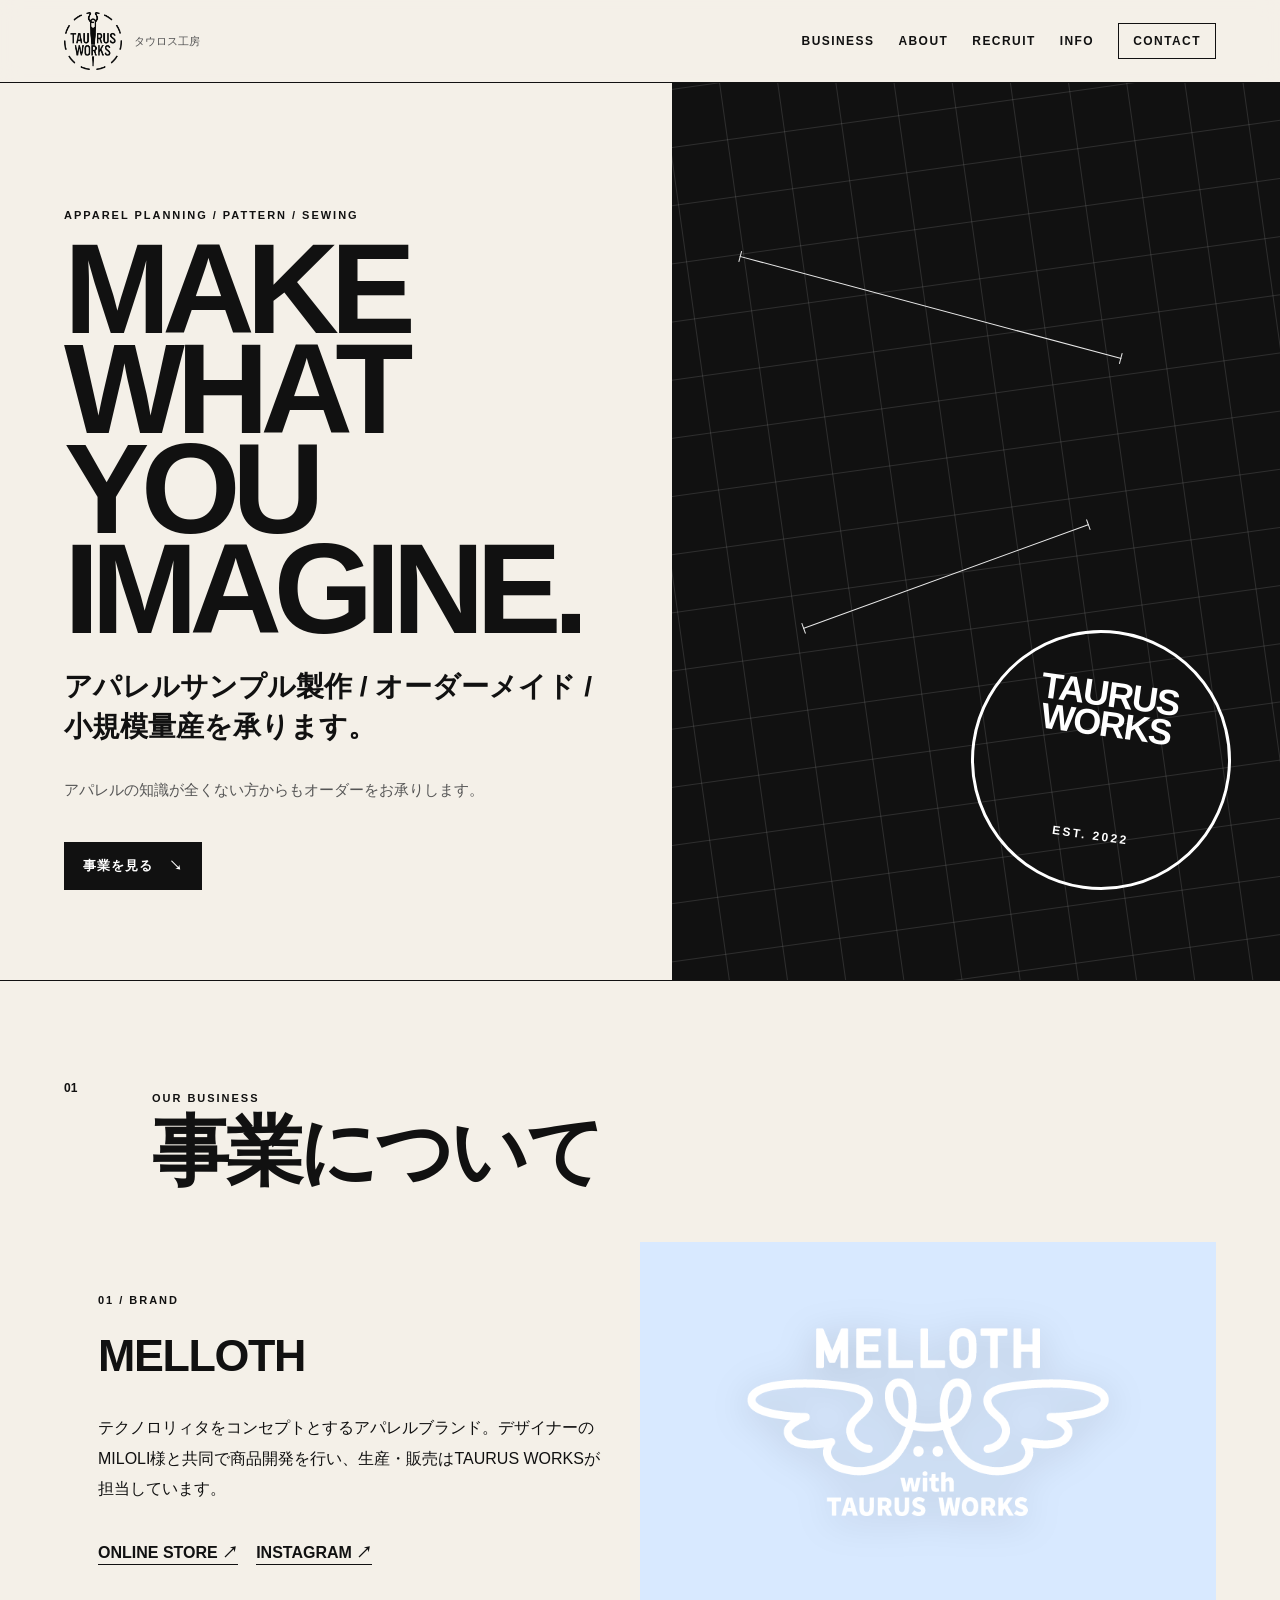
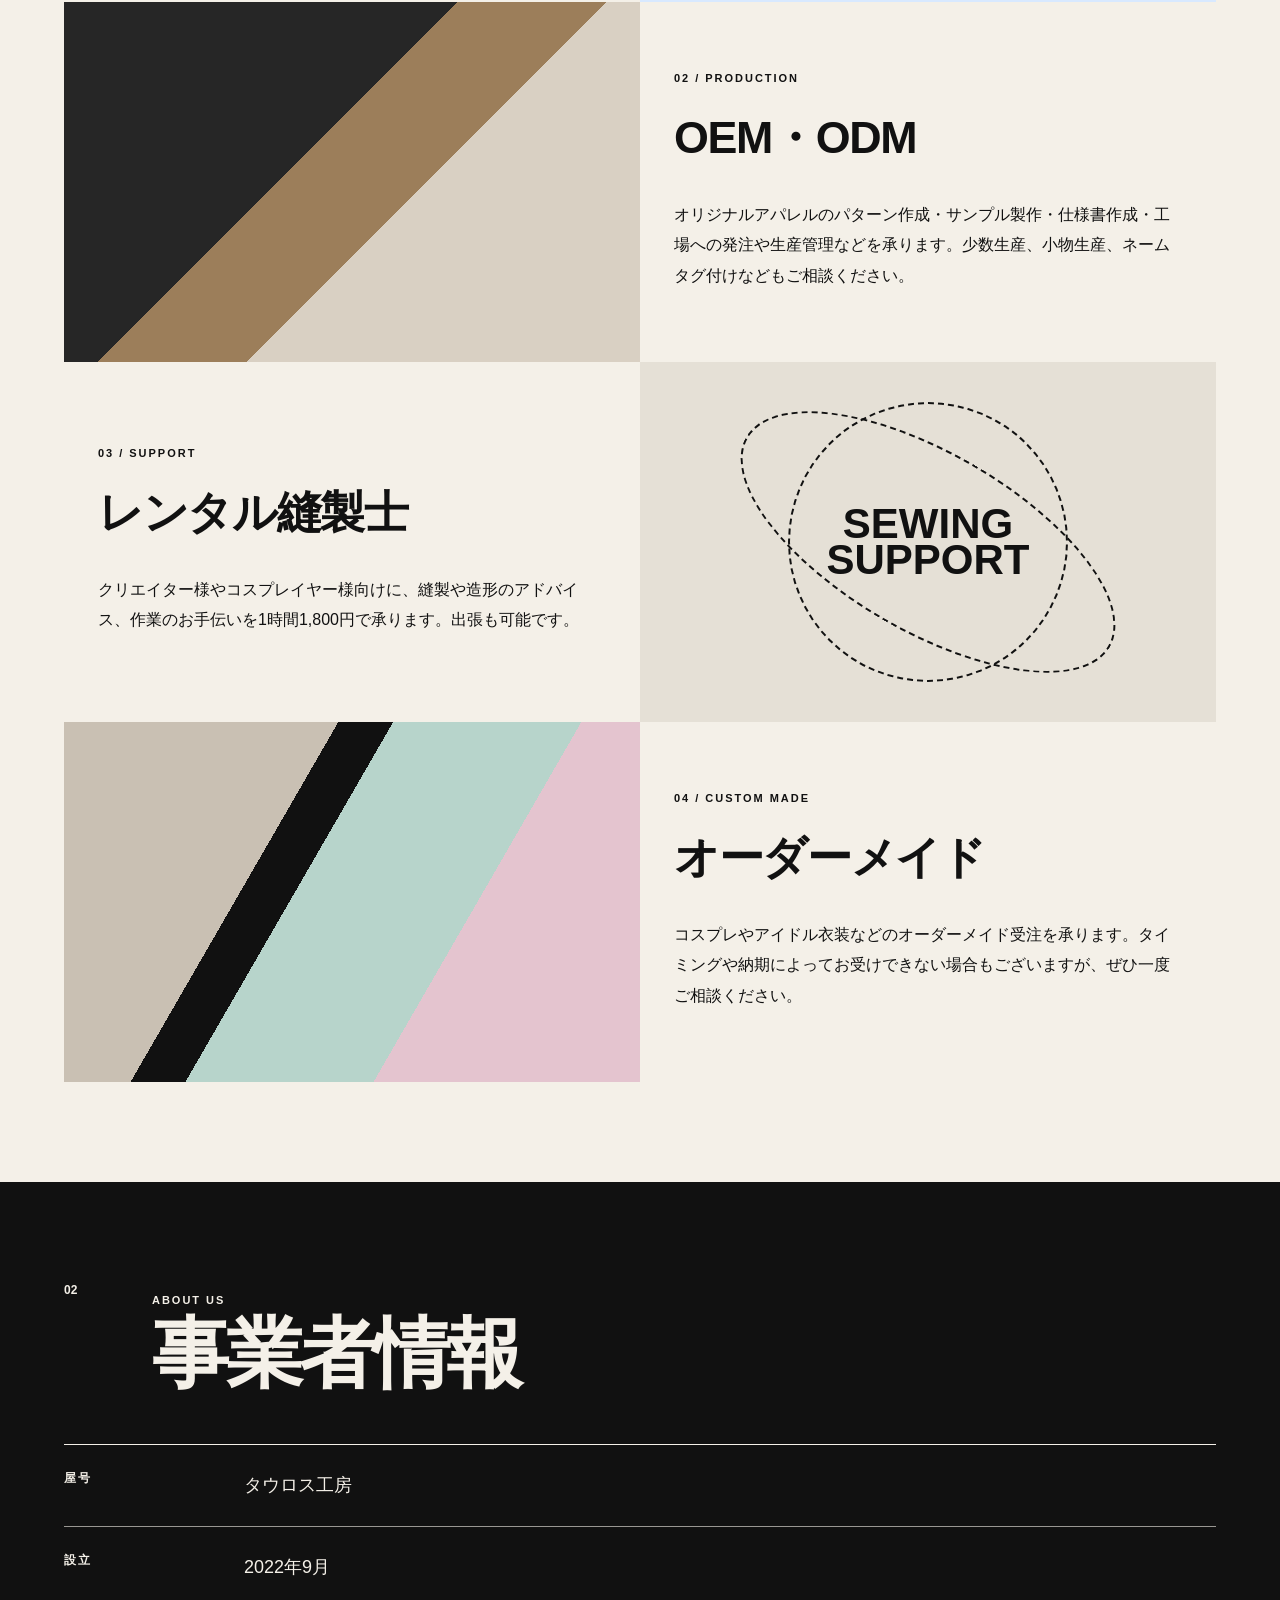
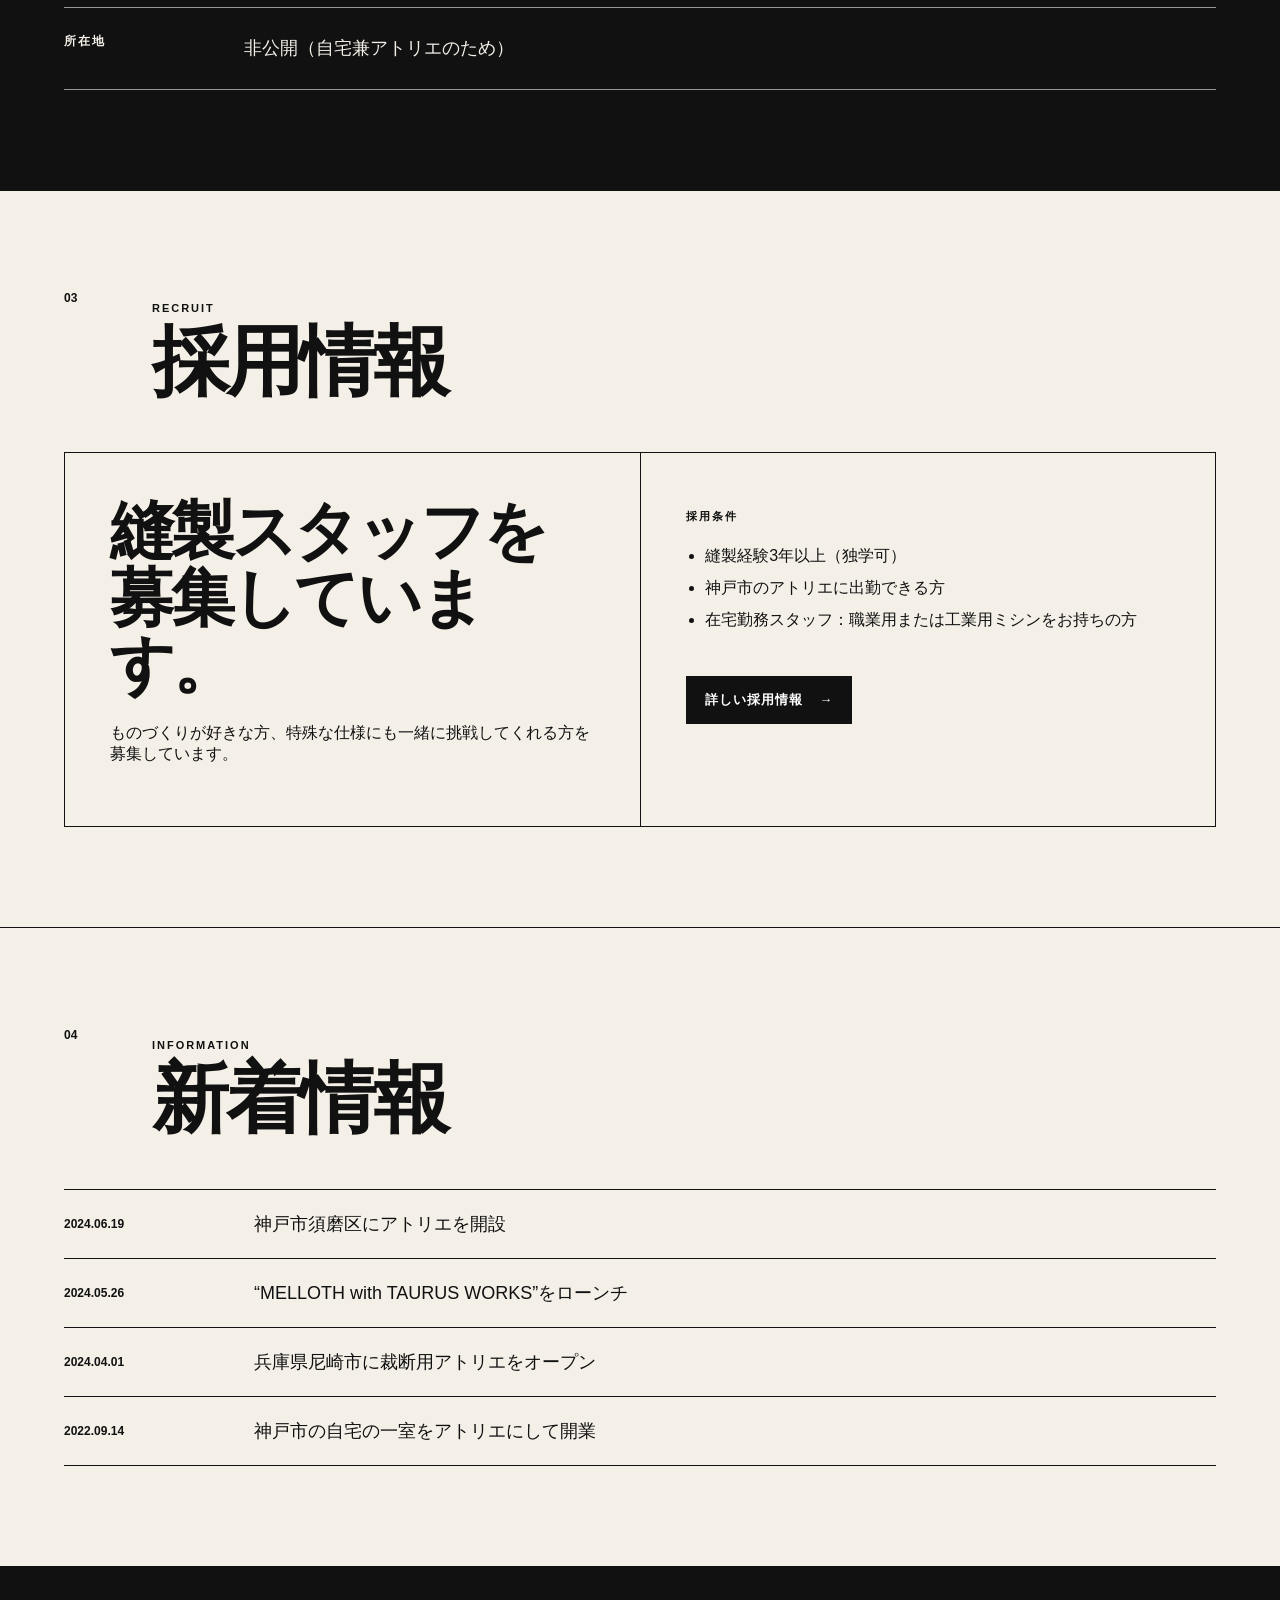
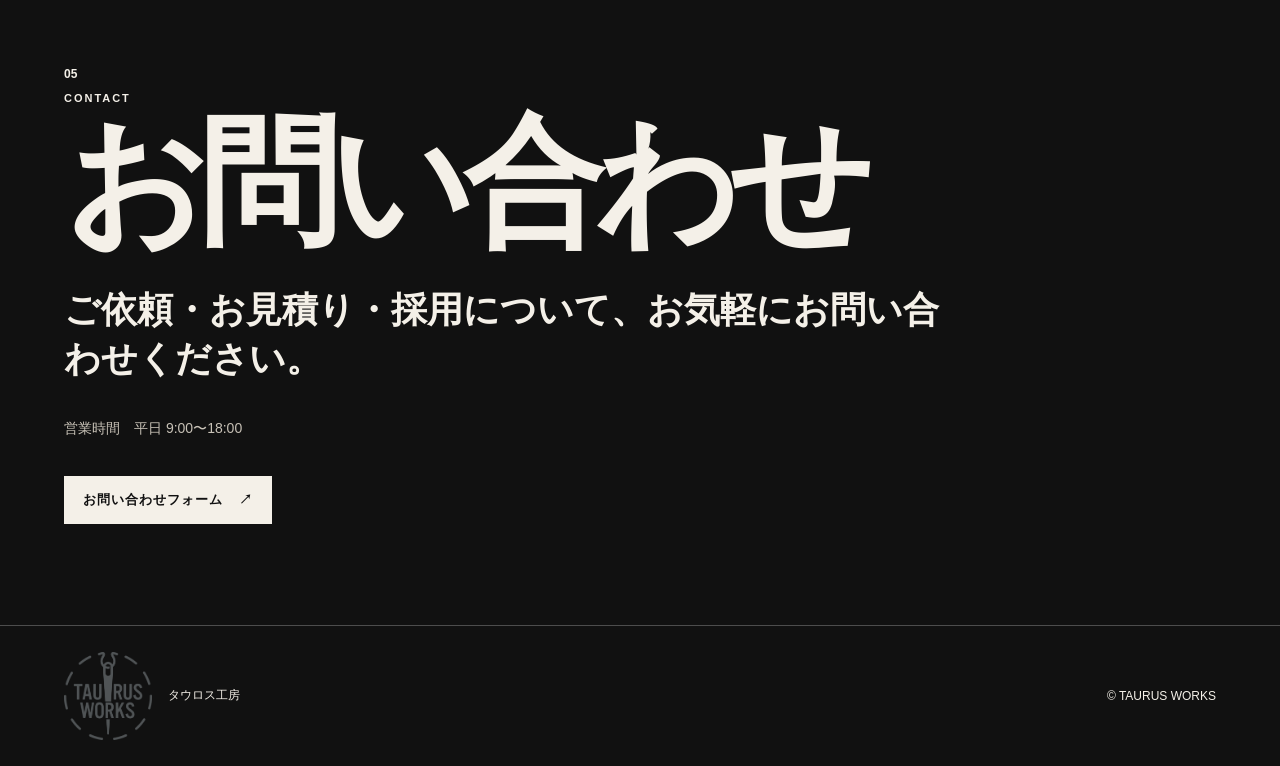
<file: index.html>
<!doctype html>
<html lang="ja">
<head>
  <meta charset="utf-8">
  <meta name="viewport" content="width=device-width, initial-scale=1">
  <title>TAURUS WORKS / タウロス工房</title>
  <meta name="description" content="タウロス工房は、アパレルサンプル製作・オーダーメイド・小規模量産・OEM/ODMを承ります。">
  <meta property="og:title" content="TAURUS WORKS / タウロス工房">
  <meta property="og:description" content="アパレルサンプル製作・オーダーメイド・小規模量産を承ります。">
  <meta property="og:type" content="website">
  <meta name="theme-color" content="#111111">
  <link rel="icon" type="image/png" href="./assets/TAURUS%20WORKS%20LOGO.png">
  <link rel="stylesheet" href="./style.css?v=20260814-6">
</head>
<body>
  <header class="site-header">
    <a class="brand" href="#top" aria-label="TAURUS WORKS ホーム">
      <img class="brand-logo" src="./assets/TAURUS%20WORKS%20LOGO.png" alt="TAURUS WORKS">
      <span class="brand-sub">タウロス工房</span>
    </a>
    <nav class="nav" aria-label="メインナビゲーション">
      <a href="#business">BUSINESS</a>
      <a href="#about">ABOUT</a>
      <a href="recruit.html">RECRUIT</a>
      <a href="#information">INFO</a>
      <a class="nav-contact" href="contact.html">CONTACT</a>
    </nav>
  </header>

  <main id="top">
    <section class="hero-home">
      <div class="hero-copy">
        <p class="kicker">APPAREL PLANNING / PATTERN / SEWING</p>
        <h1>MAKE<br>WHAT YOU<br>IMAGINE.</h1>
        <p class="lead">アパレルサンプル製作 / オーダーメイド / 小規模量産を承ります。</p>
        <p class="lead-sub">アパレルの知識が全くない方からもオーダーをお承りします。</p>
        <a class="button button-dark" href="#business">事業を見る <span>↘</span></a>
      </div>
      <div class="hero-art" aria-hidden="true">
        <div class="pattern-grid"></div>
        <div class="hero-stamp">TAURUS<br>WORKS<br><small>EST. 2022</small></div>
        <div class="measure-line measure-line-a"></div>
        <div class="measure-line measure-line-b"></div>
      </div>
    </section>

    <section class="section" id="business">
      <div class="section-heading">
        <p class="section-no">01</p>
        <div>
          <p class="eyebrow">OUR BUSINESS</p>
          <h2>事業について</h2>
        </div>
      </div>
      <div class="business-grid">
        <article class="business-card business-card-split business-card-split-reverse">
          <div class="business-body">
            <p class="card-index">01 / BRAND</p>
            <h3>MELLOTH</h3>
            <p>テクノロリィタをコンセプトとするアパレルブランド。デザイナーのMILOLI様と共同で商品開発を行い、生産・販売はTAURUS WORKSが担当しています。</p>
            <div class="text-links">
              <a href="https://melloth.taurusworks.jp/" target="_blank" rel="noopener">ONLINE STORE ↗</a>
              <a href="https://www.instagram.com/melloth_wear/" target="_blank" rel="noopener">INSTAGRAM ↗</a>
            </div>
          </div>
          <div class="business-visual melloth-visual">
            <img class="melloth-logo" src="./assets/MELLOTH%20with%20TAURUS%20WORKS_LOGO.png" alt="MELLOTH with TAURUS WORKS">
          </div>
        </article>
        <article class="business-card business-card-split">
          <div class="business-visual photo photo-oem" role="img" aria-label="衣料品とハンガーのイメージ"></div>
          <div class="business-body">
            <p class="card-index">02 / PRODUCTION</p>
            <h3>OEM・ODM</h3>
            <p>オリジナルアパレルのパターン作成・サンプル製作・仕様書作成・工場への発注や生産管理などを承ります。少数生産、小物生産、ネームタグ付けなどもご相談ください。</p>
          </div>
        </article>
        <article class="business-card business-card-split business-card-split-reverse">
          <div class="business-body">
            <p class="card-index">03 / SUPPORT</p>
            <h3>レンタル縫製士</h3>
            <p>クリエイター様やコスプレイヤー様向けに、縫製や造形のアドバイス、作業のお手伝いを1時間1,800円で承ります。出張も可能です。</p>
          </div>
          <div class="business-visual sewing-visual" aria-hidden="true">
            <div class="stitch stitch-1"></div>
            <div class="stitch stitch-2"></div>
            <span>SEWING<br>SUPPORT</span>
          </div>
        </article>
        <article class="business-card business-card-split">
          <div class="business-visual photo photo-order" role="img" aria-label="縫製作業のイメージ"></div>
          <div class="business-body">
            <p class="card-index">04 / CUSTOM MADE</p>
            <h3>オーダーメイド</h3>
            <p>コスプレやアイドル衣装などのオーダーメイド受注を承ります。タイミングや納期によってお受けできない場合もございますが、ぜひ一度ご相談ください。</p>
          </div>
        </article>
      </div>
    </section>

    <section class="section section-dark" id="about">
      <div class="section-heading section-heading-light">
        <p class="section-no">02</p>
        <div><p class="eyebrow">ABOUT US</p><h2>事業者情報</h2></div>
      </div>
      <dl class="company-list">
        <div><dt>屋号</dt><dd>タウロス工房</dd></div>
        <div><dt>設立</dt><dd>2022年9月</dd></div>
        <div><dt>所在地</dt><dd>非公開（自宅兼アトリエのため）</dd></div>
      </dl>
    </section>

    <section class="section recruit-teaser" id="recruit">
      <div class="section-heading">
        <p class="section-no">03</p>
        <div><p class="eyebrow">RECRUIT</p><h2>採用情報</h2></div>
      </div>
      <div class="recruit-box">
        <div><p class="recruit-big">縫製スタッフを<br>募集しています。</p><p>ものづくりが好きな方、特殊な仕様にも一緒に挑戦してくれる方を募集しています。</p></div>
        <div class="recruit-conditions">
          <p class="mini-label">採用条件</p>
          <ul><li>縫製経験3年以上（独学可）</li><li>神戸市のアトリエに出勤できる方</li><li>在宅勤務スタッフ：職業用または工業用ミシンをお持ちの方</li></ul>
          <a class="button button-dark" href="recruit.html">詳しい採用情報 <span>→</span></a>
        </div>
      </div>
    </section>

    <section class="section" id="information">
      <div class="section-heading"><p class="section-no">04</p><div><p class="eyebrow">INFORMATION</p><h2>新着情報</h2></div></div>
      <div class="news-list">
        <div class="news-row"><time datetime="2024-06-19">2024.06.19</time><p>神戸市須磨区にアトリエを開設</p></div>
        <div class="news-row"><time datetime="2024-05-26">2024.05.26</time><p>“MELLOTH with TAURUS WORKS”をローンチ</p></div>
        <div class="news-row"><time datetime="2024-04-01">2024.04.01</time><p>兵庫県尼崎市に裁断用アトリエをオープン</p></div>
        <div class="news-row"><time datetime="2022-09-14">2022.09.14</time><p>神戸市の自宅の一室をアトリエにして開業</p></div>
      </div>
    </section>

    <section class="section contact-section" id="contact">
      <p class="section-no">05</p>
      <p class="eyebrow">CONTACT</p>
      <h2>お問い合わせ</h2>
      <p class="contact-copy">ご依頼・お見積り・採用について、お気軽にお問い合わせください。</p>
      <p class="business-hours">営業時間　平日 9:00〜18:00</p>
      <a class="button button-light" href="contact.html" target="_blank" rel="noopener noreferrer">お問い合わせフォーム <span>↗</span></a>
    </section>
  </main>

  <footer class="footer">
    <div class="footer-identity"><img class="footer-logo" src="./assets/TAURUS%20WORKS%20LOGO.png" alt="TAURUS WORKS"><p>タウロス工房</p></div>
    <p>© TAURUS WORKS</p>
  </footer>
</body>
</html>
</file>
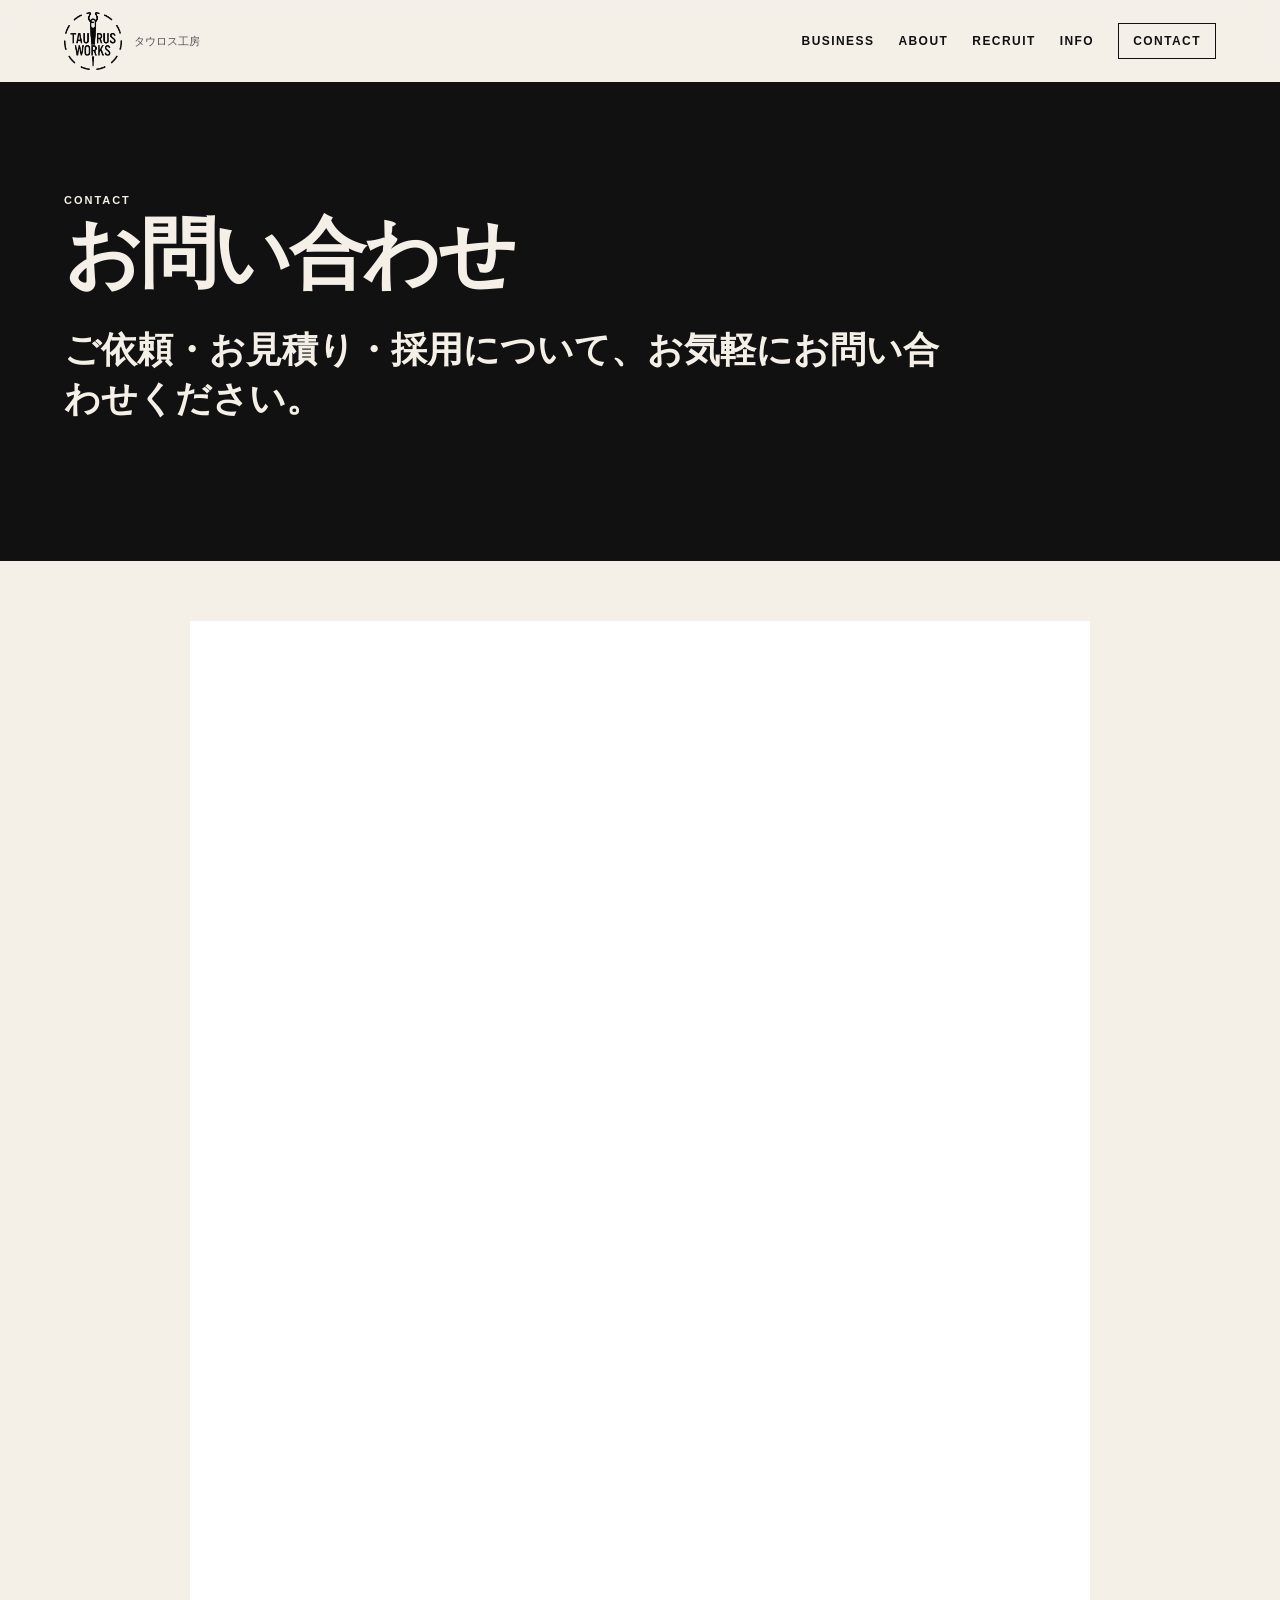
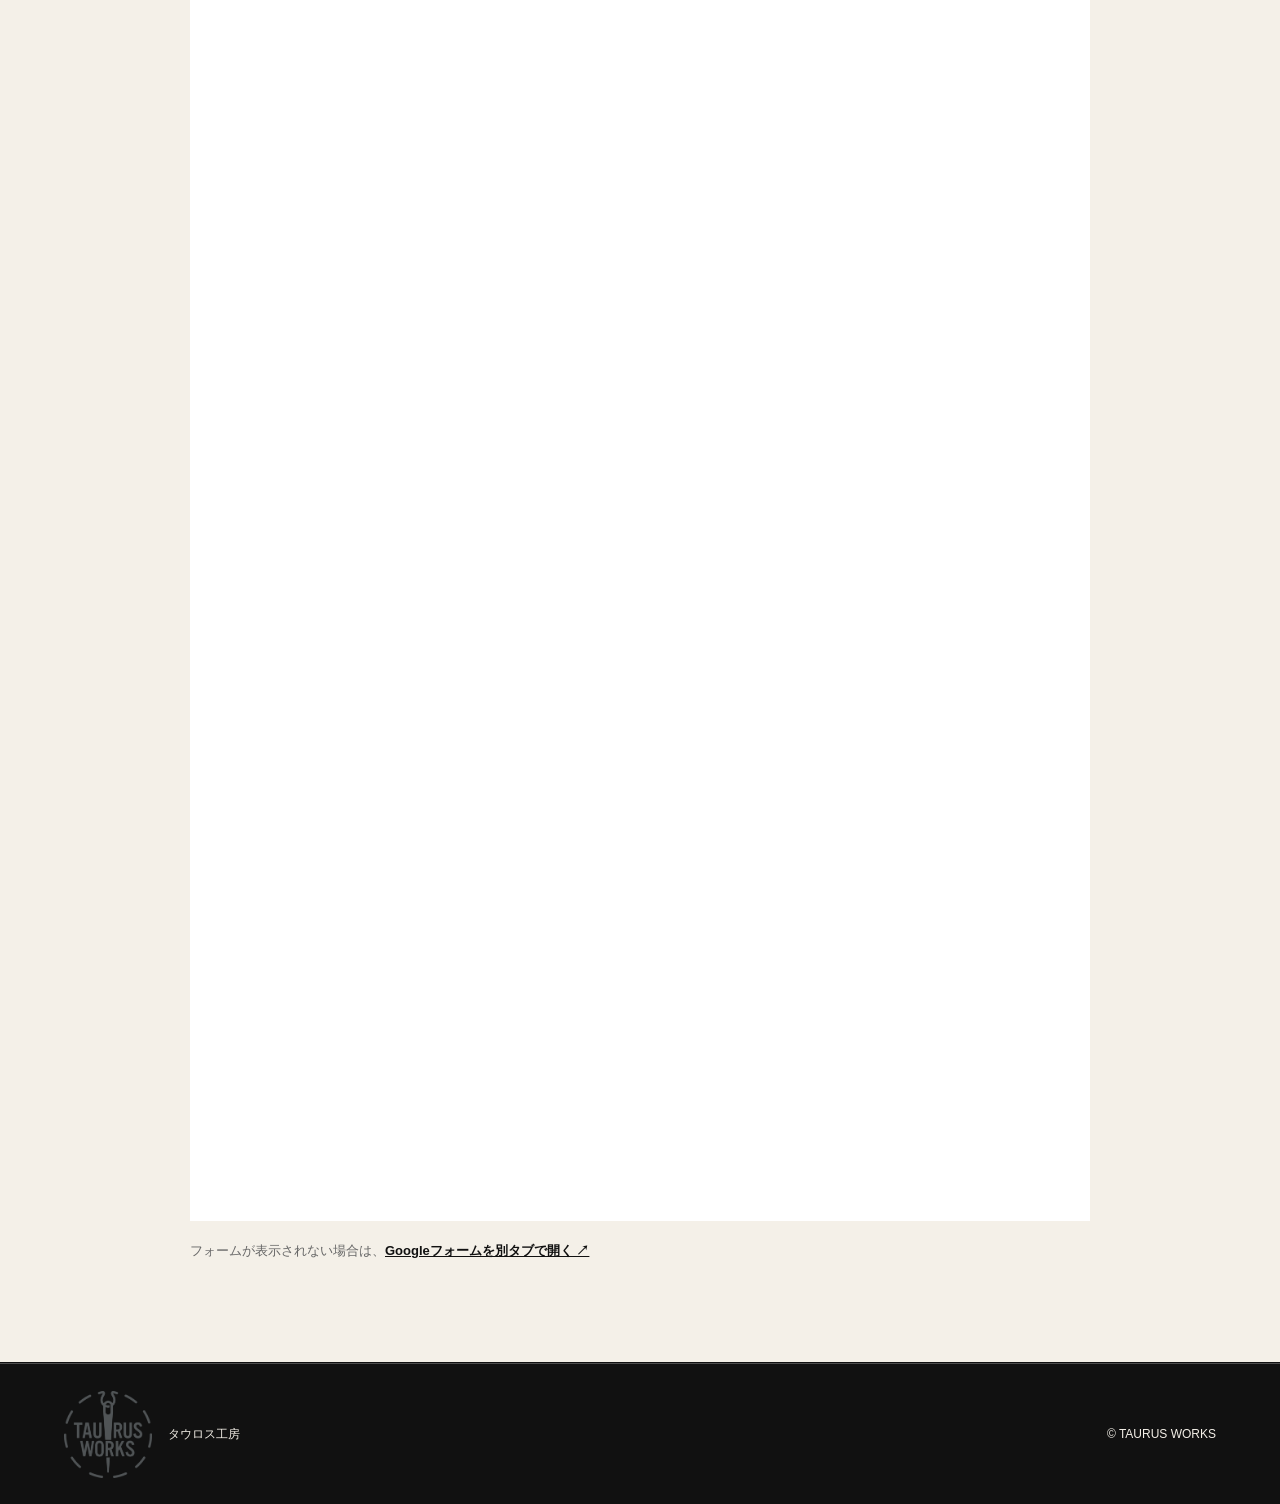
<file: contact.html>
<!doctype html>
<html lang="ja">
<head>
  <meta charset="utf-8">
  <meta name="viewport" content="width=device-width, initial-scale=1">
  <title>CONTACT | TAURUS WORKS / タウロス工房</title>
  <meta name="description" content="タウロス工房へのお問い合わせフォームです。">
  <link rel="icon" type="image/png" href="./assets/TAURUS%20WORKS%20LOGO.png">
  <link rel="stylesheet" href="./style.css?v=20260814-7">
</head>
<body>
  <header class="site-header">
    <a class="brand" href="index.html"><img class="brand-logo" src="./assets/TAURUS%20WORKS%20LOGO.png" alt="TAURUS WORKS"><span class="brand-sub">タウロス工房</span></a>
    <nav class="nav" aria-label="メインナビゲーション">
      <a href="index.html#business">BUSINESS</a>
      <a href="index.html#about">ABOUT</a>
      <a href="recruit.html">RECRUIT</a>
      <a href="index.html#information">INFO</a>
      <a class="nav-contact" href="contact.html">CONTACT</a>
    </nav>
  </header>

  <main>
    <section class="section section-dark">
      <p class="eyebrow">CONTACT</p>
      <h2>お問い合わせ</h2>
      <p class="contact-copy">ご依頼・お見積り・採用について、お気軽にお問い合わせください。</p>
    </section>

    <section class="section" style="padding-top:60px;">
      <div style="max-width:900px;margin:0 auto;">
        <iframe
          src="https://docs.google.com/forms/d/e/1FAIpQLSeKvjYujeYyAnX_Ps_WEb9yFLy_MjQHTb2BqC9RbE-yVoaa0A/viewform?embedded=true"
          width="100%"
          height="2200"
          frameborder="0"
          marginheight="0"
          marginwidth="0"
          title="タウロス工房 お問い合わせフォーム"
          style="display:block;border:0;background:#fff;"
        >読み込んでいます…</iframe>
        <p style="margin:18px 0 0;font-size:13px;color:#666;line-height:1.8;">
          フォームが表示されない場合は、<a href="https://docs.google.com/forms/d/e/1FAIpQLSeKvjYujeYyAnX_Ps_WEb9yFLy_MjQHTb2BqC9RbE-yVoaa0A/viewform?usp=header" target="_blank" rel="noopener noreferrer" style="color:#111;font-weight:800;">Googleフォームを別タブで開く ↗</a>
        </p>
      </div>
    </section>
  </main>

  <footer class="footer">
    <div class="footer-identity"><img class="footer-logo" src="./assets/TAURUS%20WORKS%20LOGO.png" alt="TAURUS WORKS"><p>タウロス工房</p></div>
    <p>© TAURUS WORKS</p>
  </footer>
</body>
</html>
</file>
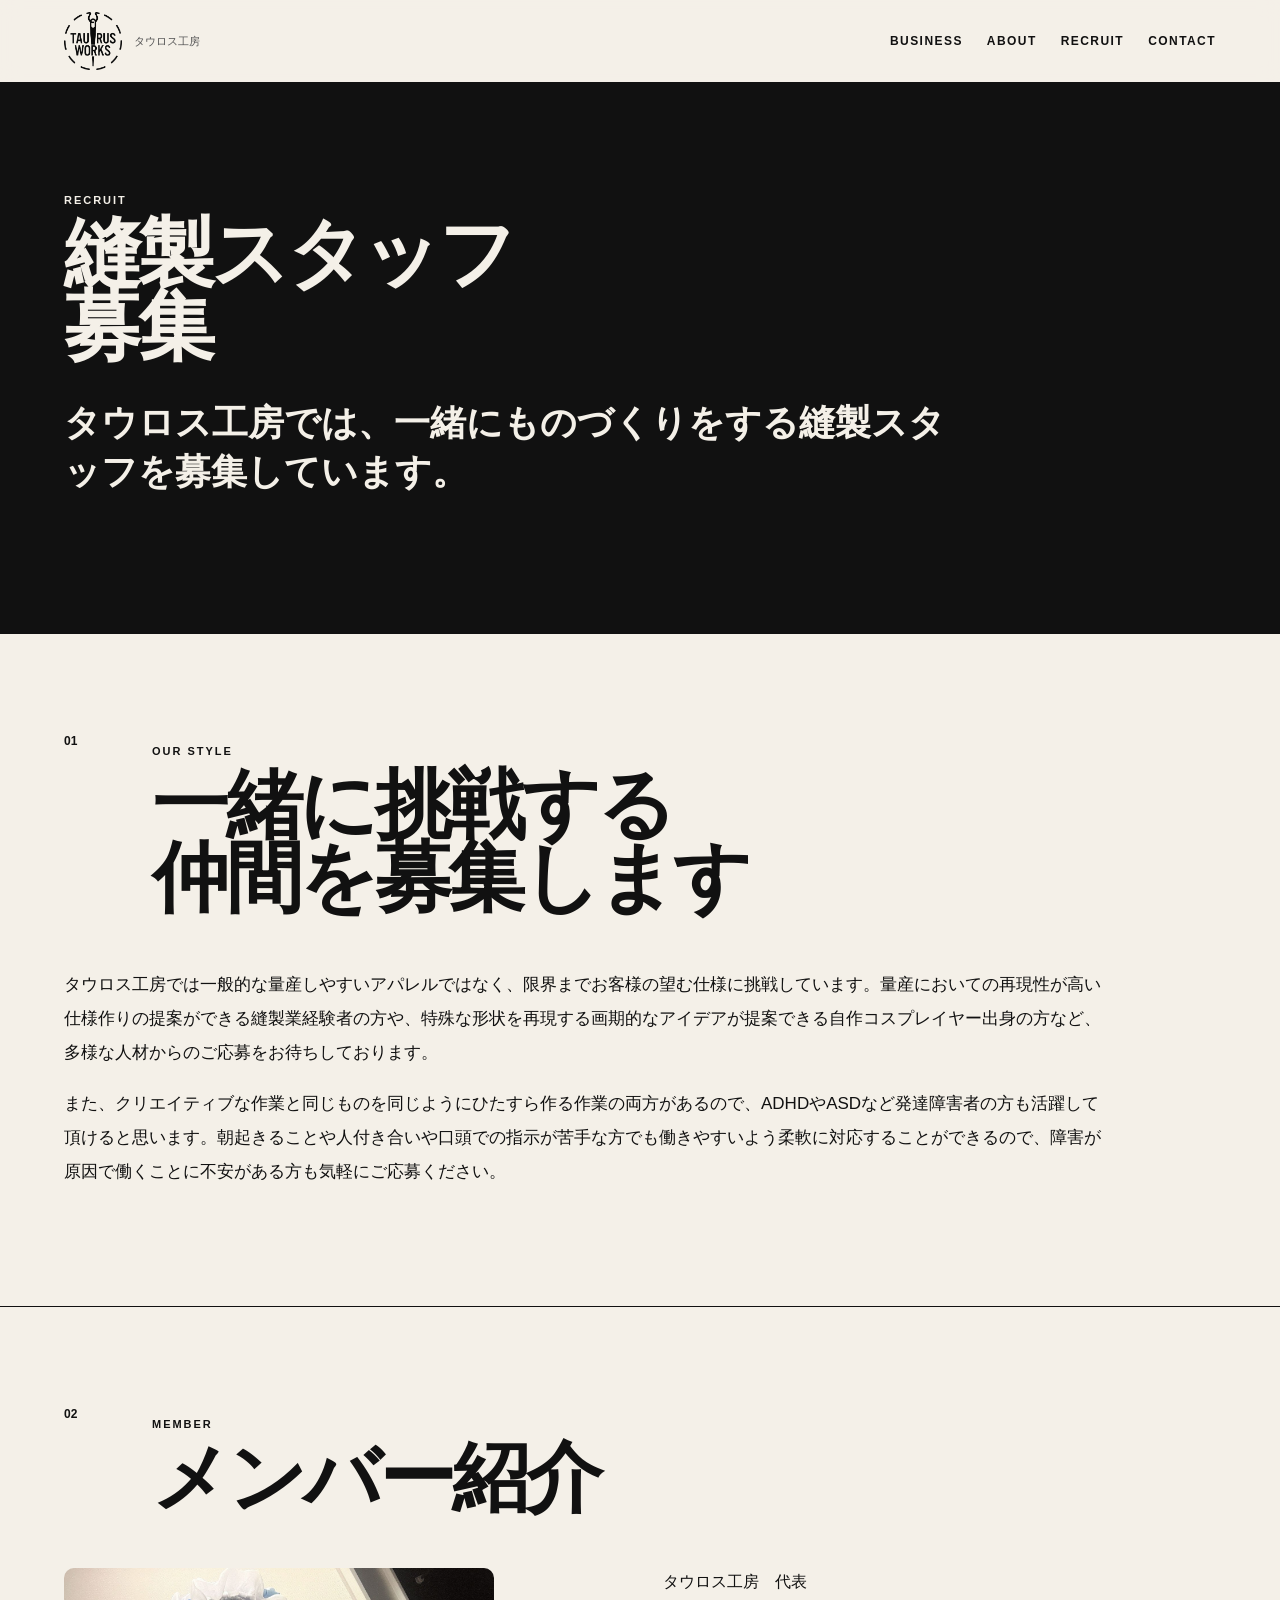
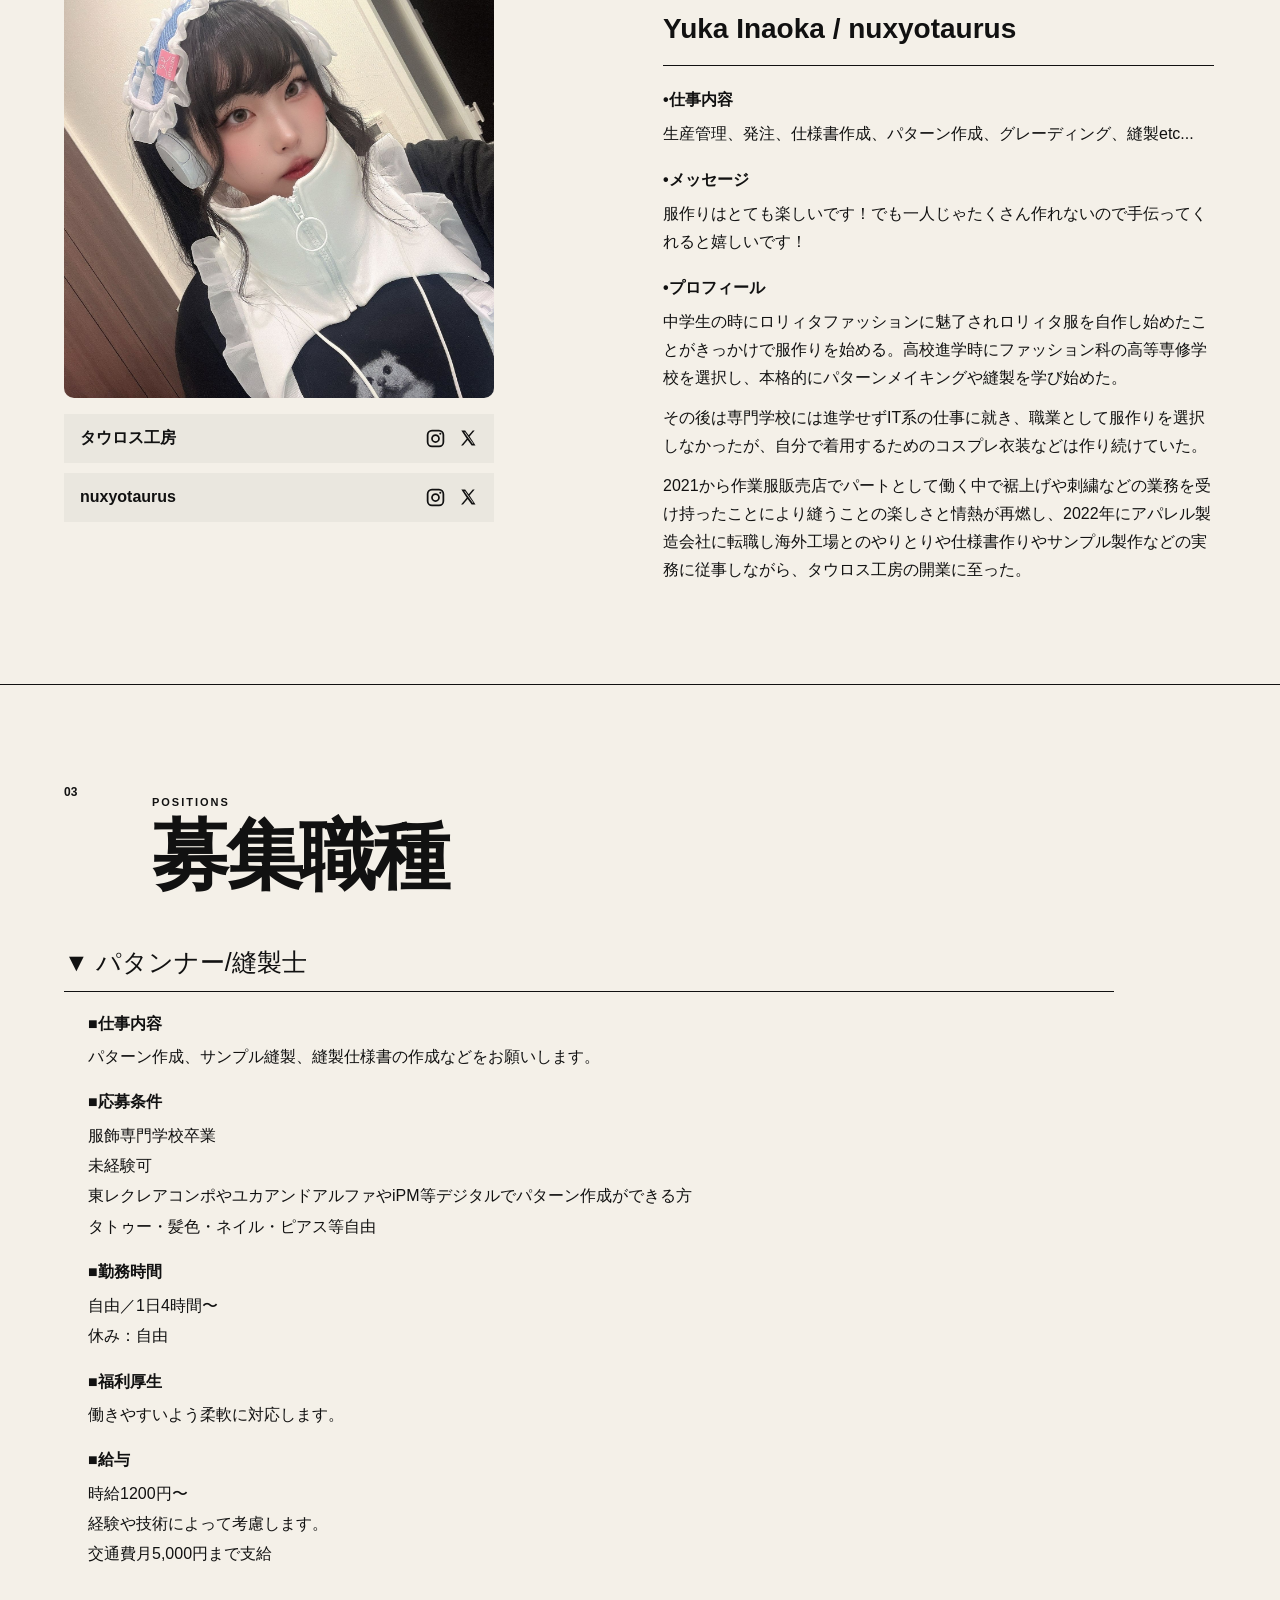
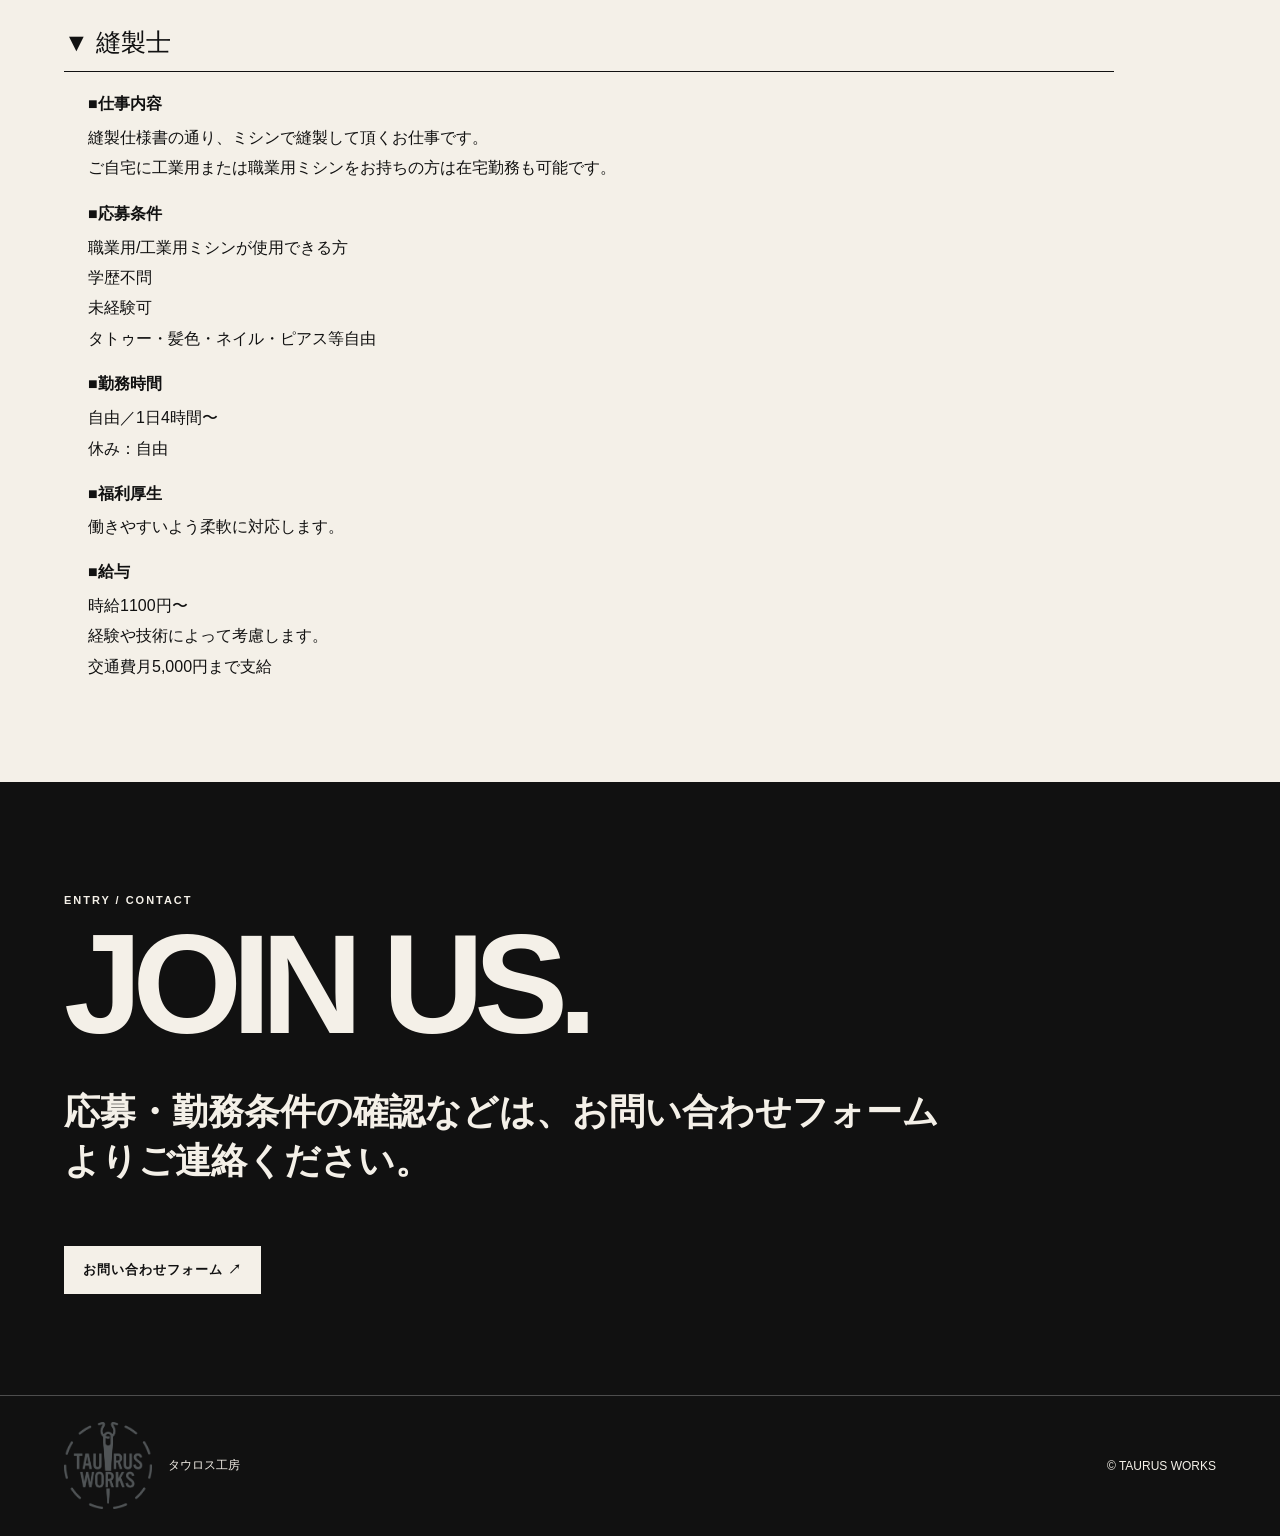
<file: recruit.html>
<!doctype html>
<html lang="ja">
<head>
  <meta charset="utf-8">
  <meta name="viewport" content="width=device-width, initial-scale=1">
  <title>RECRUIT | TAURUS WORKS / タウロス工房</title>
  <meta name="description" content="タウロス工房の縫製スタッフ採用情報です。">
  <link rel="icon" type="image/png" href="./assets/TAURUS%20WORKS%20LOGO.png">
  <link rel="stylesheet" href="./style.css?v=20260814-7">
</head>
<body>
  <header class="site-header">
    <a class="brand" href="index.html"><img class="brand-logo" src="./assets/TAURUS%20WORKS%20LOGO.png" alt="TAURUS WORKS"><span class="brand-sub">タウロス工房</span></a>
    <nav class="nav"><a href="index.html#business">BUSINESS</a><a href="index.html#about">ABOUT</a><a href="recruit.html">RECRUIT</a><a href="contact.html">CONTACT</a></nav>
  </header>

  <main>
    <section class="section section-dark">
      <p class="eyebrow">RECRUIT</p>
      <h2>縫製スタッフ<br>募集</h2>
      <p class="contact-copy">タウロス工房では、一緒にものづくりをする縫製スタッフを募集しています。</p>
    </section>

    <section class="section">
      <div class="section-heading"><p class="section-no">01</p><div><p class="eyebrow">OUR STYLE</p><h2>一緒に挑戦する<br>仲間を募集します</h2></div></div>
      <div style="max-width:1050px;font-size:17px;line-height:2;">
        <p>タウロス工房では一般的な量産しやすいアパレルではなく、限界までお客様の望む仕様に挑戦しています。量産においての再現性が高い仕様作りの提案ができる縫製業経験者の方や、特殊な形状を再現する画期的なアイデアが提案できる自作コスプレイヤー出身の方など、多様な人材からのご応募をお待ちしております。</p>
        <p>また、クリエイティブな作業と同じものを同じようにひたすら作る作業の両方があるので、ADHDやASDなど発達障害者の方も活躍して頂けると思います。朝起きることや人付き合いや口頭での指示が苦手な方でも働きやすいよう柔軟に対応することができるので、障害が原因で働くことに不安がある方も気軽にご応募ください。</p>
      </div>
    </section>

    <section class="section">
      <div class="section-heading"><p class="section-no">02</p><div><p class="eyebrow">MEMBER</p><h2>メンバー紹介</h2></div></div>
      <div style="display:grid;grid-template-columns:repeat(auto-fit,minmax(280px,1fr));gap:48px;align-items:start;max-width:1150px;">
        <div>
          <img src="./assets/nuxyotaurus_profile.png" alt="Yuka Inaoka" style="display:block;width:100%;max-width:430px;aspect-ratio:1/1;object-fit:cover;border-radius:10px;">
          <div style="margin-top:16px;display:grid;gap:10px;max-width:430px;">
            <div style="padding:14px 16px;background:rgba(0,0,0,.04);display:flex;align-items:center;justify-content:space-between;gap:14px;">
              <div style="font-weight:800;">タウロス工房</div>
              <div style="display:flex;gap:12px;align-items:center;">
                <a href="https://www.instagram.com/taurus_works/" target="_blank" rel="noopener noreferrer" aria-label="タウロス工房 Instagram" style="display:inline-flex;align-items:center;color:#111;text-decoration:none;">
                  <svg width="21" height="21" viewBox="0 0 24 24" aria-hidden="true"><rect x="3" y="3" width="18" height="18" rx="5" fill="none" stroke="currentColor" stroke-width="2"/><circle cx="12" cy="12" r="4" fill="none" stroke="currentColor" stroke-width="2"/><circle cx="17.5" cy="6.5" r="1.2" fill="currentColor"/></svg>
                </a>
                <a href="https://x.com/taurusworks?s=11&t=Lx6omI5LVlBhBRFgVuj41g" target="_blank" rel="noopener noreferrer" aria-label="タウロス工房 X" style="display:inline-flex;align-items:center;color:#111;text-decoration:none;">
                  <svg width="20" height="20" viewBox="0 0 24 24" aria-hidden="true"><path d="M4 3h4.6l4.2 5.8L17.7 3H20l-6.1 7.2L21 21h-4.6l-4.8-6.6L6 21H3.7l6.8-8L4 3Zm3.5 2 10 14h1L8.5 5h-1Z" fill="currentColor"/></svg>
                </a>
              </div>
            </div>
            <div style="padding:14px 16px;background:rgba(0,0,0,.04);display:flex;align-items:center;justify-content:space-between;gap:14px;">
              <div style="font-weight:800;">nuxyotaurus</div>
              <div style="display:flex;gap:12px;align-items:center;">
                <a href="https://www.instagram.com/nuxyotaurus?igsh=cmVyaDVqcW1vMnpp" target="_blank" rel="noopener noreferrer" aria-label="nuxyotaurus Instagram" style="display:inline-flex;align-items:center;color:#111;text-decoration:none;">
                  <svg width="21" height="21" viewBox="0 0 24 24" aria-hidden="true"><rect x="3" y="3" width="18" height="18" rx="5" fill="none" stroke="currentColor" stroke-width="2"/><circle cx="12" cy="12" r="4" fill="none" stroke="currentColor" stroke-width="2"/><circle cx="17.5" cy="6.5" r="1.2" fill="currentColor"/></svg>
                </a>
                <a href="https://x.com/nuxyotaurus?s=11&t=Lx6omI5LVlBhBRFgVuj41g" target="_blank" rel="noopener noreferrer" aria-label="nuxyotaurus X" style="display:inline-flex;align-items:center;color:#111;text-decoration:none;">
                  <svg width="20" height="20" viewBox="0 0 24 24" aria-hidden="true"><path d="M4 3h4.6l4.2 5.8L17.7 3H20l-6.1 7.2L21 21h-4.6l-4.8-6.6L6 21H3.7l6.8-8L4 3Zm3.5 2 10 14h1L8.5 5h-1Z" fill="currentColor"/></svg>
                </a>
              </div>
            </div>
          </div>
        </div>
        <div style="font-size:16px;line-height:1.75;">
          <p style="margin:0 0 8px;">タウロス工房　代表</p>
          <h3 style="font-size:28px;margin:0 0 20px;padding-bottom:12px;border-bottom:1px solid #111;">Yuka Inaoka / nuxyotaurus</h3>
          <div style="margin-bottom:18px;"><strong>•仕事内容</strong><p style="margin:6px 0 0;">生産管理、発注、仕様書作成、パターン作成、グレーディング、縫製etc...</p></div>
          <div style="margin-bottom:18px;"><strong>•メッセージ</strong><p style="margin:6px 0 0;">服作りはとても楽しいです！でも一人じゃたくさん作れないので手伝ってくれると嬉しいです！</p></div>
          <div><strong>•プロフィール</strong><p style="margin:6px 0 12px;">中学生の時にロリィタファッションに魅了されロリィタ服を自作し始めたことがきっかけで服作りを始める。高校進学時にファッション科の高等専修学校を選択し、本格的にパターンメイキングや縫製を学び始めた。</p><p style="margin:0 0 12px;">その後は専門学校には進学せずIT系の仕事に就き、職業として服作りを選択しなかったが、自分で着用するためのコスプレ衣装などは作り続けていた。</p><p style="margin:0;">2021から作業服販売店でパートとして働く中で裾上げや刺繍などの業務を受け持ったことにより縫うことの楽しさと情熱が再燃し、2022年にアパレル製造会社に転職し海外工場とのやりとりや仕様書作りやサンプル製作などの実務に従事しながら、タウロス工房の開業に至った。</p></div>
        </div>
      </div>
    </section>

    <section class="section">
      <div class="section-heading"><p class="section-no">03</p><div><p class="eyebrow">POSITIONS</p><h2>募集職種</h2></div></div>
      <div style="max-width:1050px;display:grid;gap:56px;">
        <article>
          <h3 style="font-size:25px;font-weight:500;margin:0 0 22px;padding-bottom:12px;border-bottom:1px solid #111;">▼ パタンナー/縫製士</h3>
          <div style="margin:0 0 20px;padding-left:24px;"><strong>■仕事内容</strong><p style="margin:8px 0 0;line-height:1.8;">パターン作成、サンプル縫製、縫製仕様書の作成などをお願いします。</p></div>
          <div style="margin:0 0 20px;padding-left:24px;"><strong>■応募条件</strong><p style="margin:8px 0 0;line-height:1.9;">服飾専門学校卒業<br>未経験可<br>東レクレアコンポやユカアンドアルファやiPM等デジタルでパターン作成ができる方<br>タトゥー・髪色・ネイル・ピアス等自由</p></div>
          <div style="margin:0 0 20px;padding-left:24px;"><strong>■勤務時間</strong><p style="margin:8px 0 0;line-height:1.9;">自由／1日4時間〜<br>休み：自由</p></div>
          <div style="margin:0 0 20px;padding-left:24px;"><strong>■福利厚生</strong><p style="margin:8px 0 0;line-height:1.8;">働きやすいよう柔軟に対応します。</p></div>
          <div style="margin:0;padding-left:24px;"><strong>■給与</strong><p style="margin:8px 0 0;line-height:1.9;">時給1200円〜<br>経験や技術によって考慮します。<br>交通費月5,000円まで支給</p></div>
        </article>
        <article>
          <h3 style="font-size:25px;font-weight:500;margin:0 0 22px;padding-bottom:12px;border-bottom:1px solid #111;">▼ 縫製士</h3>
          <div style="margin:0 0 20px;padding-left:24px;"><strong>■仕事内容</strong><p style="margin:8px 0 0;line-height:1.9;">縫製仕様書の通り、ミシンで縫製して頂くお仕事です。<br>ご自宅に工業用または職業用ミシンをお持ちの方は在宅勤務も可能です。</p></div>
          <div style="margin:0 0 20px;padding-left:24px;"><strong>■応募条件</strong><p style="margin:8px 0 0;line-height:1.9;">職業用/工業用ミシンが使用できる方<br>学歴不問<br>未経験可<br>タトゥー・髪色・ネイル・ピアス等自由</p></div>
          <div style="margin:0 0 20px;padding-left:24px;"><strong>■勤務時間</strong><p style="margin:8px 0 0;line-height:1.9;">自由／1日4時間〜<br>休み：自由</p></div>
          <div style="margin:0 0 20px;padding-left:24px;"><strong>■福利厚生</strong><p style="margin:8px 0 0;line-height:1.8;">働きやすいよう柔軟に対応します。</p></div>
          <div style="margin:0;padding-left:24px;"><strong>■給与</strong><p style="margin:8px 0 0;line-height:1.9;">時給1100円〜<br>経験や技術によって考慮します。<br>交通費月5,000円まで支給</p></div>
        </article>
      </div>
    </section>

    <section class="section contact-section">
      <p class="eyebrow">ENTRY / CONTACT</p>
      <h2>JOIN US.</h2>
      <p class="contact-copy">応募・勤務条件の確認などは、お問い合わせフォームよりご連絡ください。</p>
      <a class="button button-light" href="contact.html" target="_blank" rel="noopener noreferrer">お問い合わせフォーム ↗</a>
    </section>
  </main>

  <footer class="footer"><div class="footer-identity"><img class="footer-logo" src="./assets/TAURUS%20WORKS%20LOGO.png" alt="TAURUS WORKS"><p>タウロス工房</p></div><p>© TAURUS WORKS</p></footer>
</body>
</html>
</file>
<file: style.css>
*{box-sizing:border-box}html{scroll-behavior:smooth}body{margin:0;background:#f4f0e8;color:#111;font-family:'Yu Gothic UI','Yu Gothic',Meiryo,'Hiragino Kaku Gothic ProN',sans-serif}h1,h2,h3,.recruit-big,.hero-stamp,.sewing-visual span{font-family:Arial,'Hiragino Kaku Gothic ProN','Yu Gothic',sans-serif}.site-header{position:sticky;top:0;z-index:20;display:flex;justify-content:space-between;align-items:center;padding:12px 5vw;background:rgba(244,240,232,.94);backdrop-filter:blur(10px);border-bottom:1px solid #111}.brand{display:flex;gap:12px;align-items:center;color:#111;text-decoration:none}.brand-logo{width:58px;height:58px;object-fit:contain;filter:brightness(.12)}.brand-sub{font-size:11px;color:#555}.nav{display:flex;gap:24px;align-items:center}.nav a{color:#111;text-decoration:none;font-size:12px;font-weight:800;letter-spacing:.12em}.nav-contact{padding:10px 14px;border:1px solid #111}.hero-home{min-height:86vh;display:grid;grid-template-columns:1.05fr .95fr;border-bottom:1px solid #111}.hero-copy{padding:9vw 5vw 7vw}.kicker,.eyebrow,.mini-label,.card-index{font-size:11px;letter-spacing:.18em;font-weight:900;text-transform:uppercase}.hero-copy h1{font-size:clamp(62px,10vw,150px);line-height:.78;letter-spacing:-.065em;margin:18px 0 28px}.lead{font-size:clamp(20px,2.2vw,32px);line-height:1.45;font-weight:700;max-width:780px}.lead-sub{font-size:15px;line-height:1.8;color:#555;max-width:680px}.hero-art{position:relative;overflow:hidden;background:#111;min-height:600px}.pattern-grid{position:absolute;inset:0;background-image:linear-gradient(rgba(255,255,255,.12) 1px,transparent 1px),linear-gradient(90deg,rgba(255,255,255,.12) 1px,transparent 1px);background-size:48px 48px;transform:rotate(-8deg) scale(1.2)}.hero-stamp{position:absolute;right:8%;bottom:10%;width:260px;height:260px;border:3px solid #fff;border-radius:50%;display:grid;place-items:center;text-align:center;color:#fff;font-size:36px;line-height:.85;font-weight:900;letter-spacing:-.04em;transform:rotate(8deg)}.hero-stamp small{font-size:12px;letter-spacing:.2em}.measure-line{position:absolute;height:1px;background:#fff;opacity:.9}.measure-line:before,.measure-line:after{content:'';position:absolute;top:-5px;width:1px;height:11px;background:#fff}.measure-line:before{left:0}.measure-line:after{right:0}.measure-line-a{width:65%;top:25%;left:10%;transform:rotate(15deg)}.measure-line-b{width:50%;top:55%;left:20%;transform:rotate(-20deg)}.section{padding:100px 5vw;border-bottom:1px solid #111}.section-heading{display:grid;grid-template-columns:70px 1fr;gap:18px;align-items:start;margin-bottom:54px}.section-no{margin:0;font-size:12px;font-weight:900}.section h2{margin:2px 0 0;font-size:clamp(42px,6vw,88px);line-height:.95;letter-spacing:-.045em}.business-grid{display:grid;grid-template-columns:repeat(2,minmax(0,1fr));gap:0;background:transparent;border:0}.business-card{background:#f4f0e8}.business-card-featured{grid-column:span 2;display:grid;grid-template-columns:1fr 1fr}.business-card-split{grid-column:span 2;display:grid;grid-template-columns:1fr 1fr}.business-card-split>.business-body{display:flex;flex-direction:column;justify-content:center}.business-card-split>.business-visual{min-height:360px;border-bottom:0}.business-card-split>*+*{border-left:0}.business-visual{min-height:330px;border-bottom:0;position:relative;overflow:hidden}.business-card-featured .business-visual{border-bottom:0;border-right:0;min-height:480px}.business-body{padding:34px}.business-body h3{font-size:clamp(28px,3.5vw,48px);margin:8px 0 16px;letter-spacing:-.03em}.business-body p{line-height:1.9}.text-links{display:flex;gap:18px;flex-wrap:wrap;margin-top:22px}.text-links a{color:#111;font-weight:800;text-decoration:none;border-bottom:1px solid #111}.melloth-visual{background:#d8e9ff;display:grid;place-items:center;padding:36px}.melloth-logo{width:min(72%,470px);height:auto;filter:drop-shadow(0 6px 18px rgba(0,0,0,.18))}.sewing-visual{background:#e5e0d6;display:grid;place-items:center}.sewing-visual span{font-size:42px;font-weight:900;line-height:.85;text-align:center;z-index:2}.stitch{position:absolute;border:2px dashed #111;border-radius:50%}.stitch-1{width:280px;height:280px}.stitch-2{width:420px;height:180px;transform:rotate(30deg)}.photo{background-size:cover;background-position:center}.photo-oem{background-image:linear-gradient(135deg,#262626 0 42%,#9c7e5a 42% 58%,#d9d0c3 58%)}.photo-order{background-image:linear-gradient(120deg,#c9c0b3 0 35%,#111 35% 42%,#b7d4cb 42% 66%,#e4c4cf 66%)}.section-dark{background:#111;color:#f4f0e8}.section-heading-light{border-color:#f4f0e8}.company-list{margin:0;border-top:1px solid #f4f0e8}.company-list div{display:grid;grid-template-columns:180px 1fr;padding:25px 0;border-bottom:1px solid rgba(244,240,232,.6)}.company-list dt{font-size:12px;letter-spacing:.16em;font-weight:800}.company-list dd{margin:0;font-size:18px;line-height:1.7}.recruit-box{display:grid;grid-template-columns:1fr 1fr;border:1px solid #111}.recruit-box>div{padding:45px}.recruit-box>div+div{border-left:1px solid #111}.recruit-big{font-size:clamp(36px,5vw,72px);line-height:1.05;font-weight:900;letter-spacing:-.05em;margin:0 0 24px}.recruit-conditions ul{padding-left:1.2em;line-height:2}.button{display:inline-flex;gap:16px;align-items:center;margin-top:24px;padding:14px 18px;text-decoration:none;font-weight:900;font-size:13px;letter-spacing:.08em;border:1px solid}.button-dark{background:#111;color:#fff;border-color:#111}.button-light{background:#f4f0e8;color:#111;border-color:#f4f0e8}.news-list{border-top:1px solid #111}.news-row{display:grid;grid-template-columns:170px 1fr;gap:20px;padding:22px 0;border-bottom:1px solid #111;align-items:center}.news-row time{font-size:12px;font-weight:800}.news-row p{margin:0;font-size:18px}.contact-section{background:#111;color:#f4f0e8}.contact-section h2{font-size:clamp(64px,11vw,160px);letter-spacing:-.07em;margin:12px 0 24px}.contact-copy{font-size:clamp(22px,3vw,36px);font-weight:800;max-width:900px}.business-hours{font-size:14px;color:#c8c2b7}.migration-note{font-size:12px;color:#aaa;margin-top:18px}.footer{display:flex;justify-content:space-between;align-items:center;gap:20px;padding:26px 5vw;background:#111;color:#f4f0e8;border-top:1px solid rgba(255,255,255,.25)}.footer p{margin:4px 0;font-size:12px}.footer-identity{display:flex;align-items:center;gap:16px}.footer-logo{width:88px;height:88px;object-fit:contain}.footer-brand{font-size:16px!important;font-weight:900;letter-spacing:.16em}@media(max-width:900px){.site-header{align-items:flex-start;gap:16px}.nav{gap:10px;flex-wrap:wrap;justify-content:flex-end}.nav a{font-size:10px}.hero-home{grid-template-columns:1fr}.hero-art{min-height:360px}.business-grid{grid-template-columns:1fr}.business-card-featured,.business-card-split{grid-column:auto;grid-template-columns:1fr}.business-card-featured .business-visual{border-right:0;border-bottom:0;min-height:340px}.business-card-split>*+*{border-left:0;border-top:0}.business-card-split>.business-visual{min-height:300px;order:1}.business-card-split>.business-body{order:2}.recruit-box{grid-template-columns:1fr}.recruit-box>div+div{border-left:0;border-top:1px solid #111}.company-list div{grid-template-columns:120px 1fr}}@media(max-width:640px){.site-header{position:relative;display:block;padding:12px 20px}.brand{margin-bottom:14px}.brand-logo{width:50px;height:50px}.nav{justify-content:flex-start}.hero-copy,.section{padding-left:20px;padding-right:20px}.hero-copy{padding-top:70px;padding-bottom:70px}.hero-copy h1{font-size:58px}.section{padding-top:70px;padding-bottom:70px}.section-heading{grid-template-columns:42px 1fr}.business-body{padding:26px 20px}.business-visual{min-height:260px}.company-list div{grid-template-columns:1fr;gap:8px}.news-row{grid-template-columns:1fr;gap:8px}.recruit-box>div{padding:28px 20px}.footer{padding:24px 20px;display:block}.footer-identity{margin-bottom:18px}.footer-logo{width:72px;height:72px}.hero-stamp{width:190px;height:190px;font-size:28px}}
</file>
